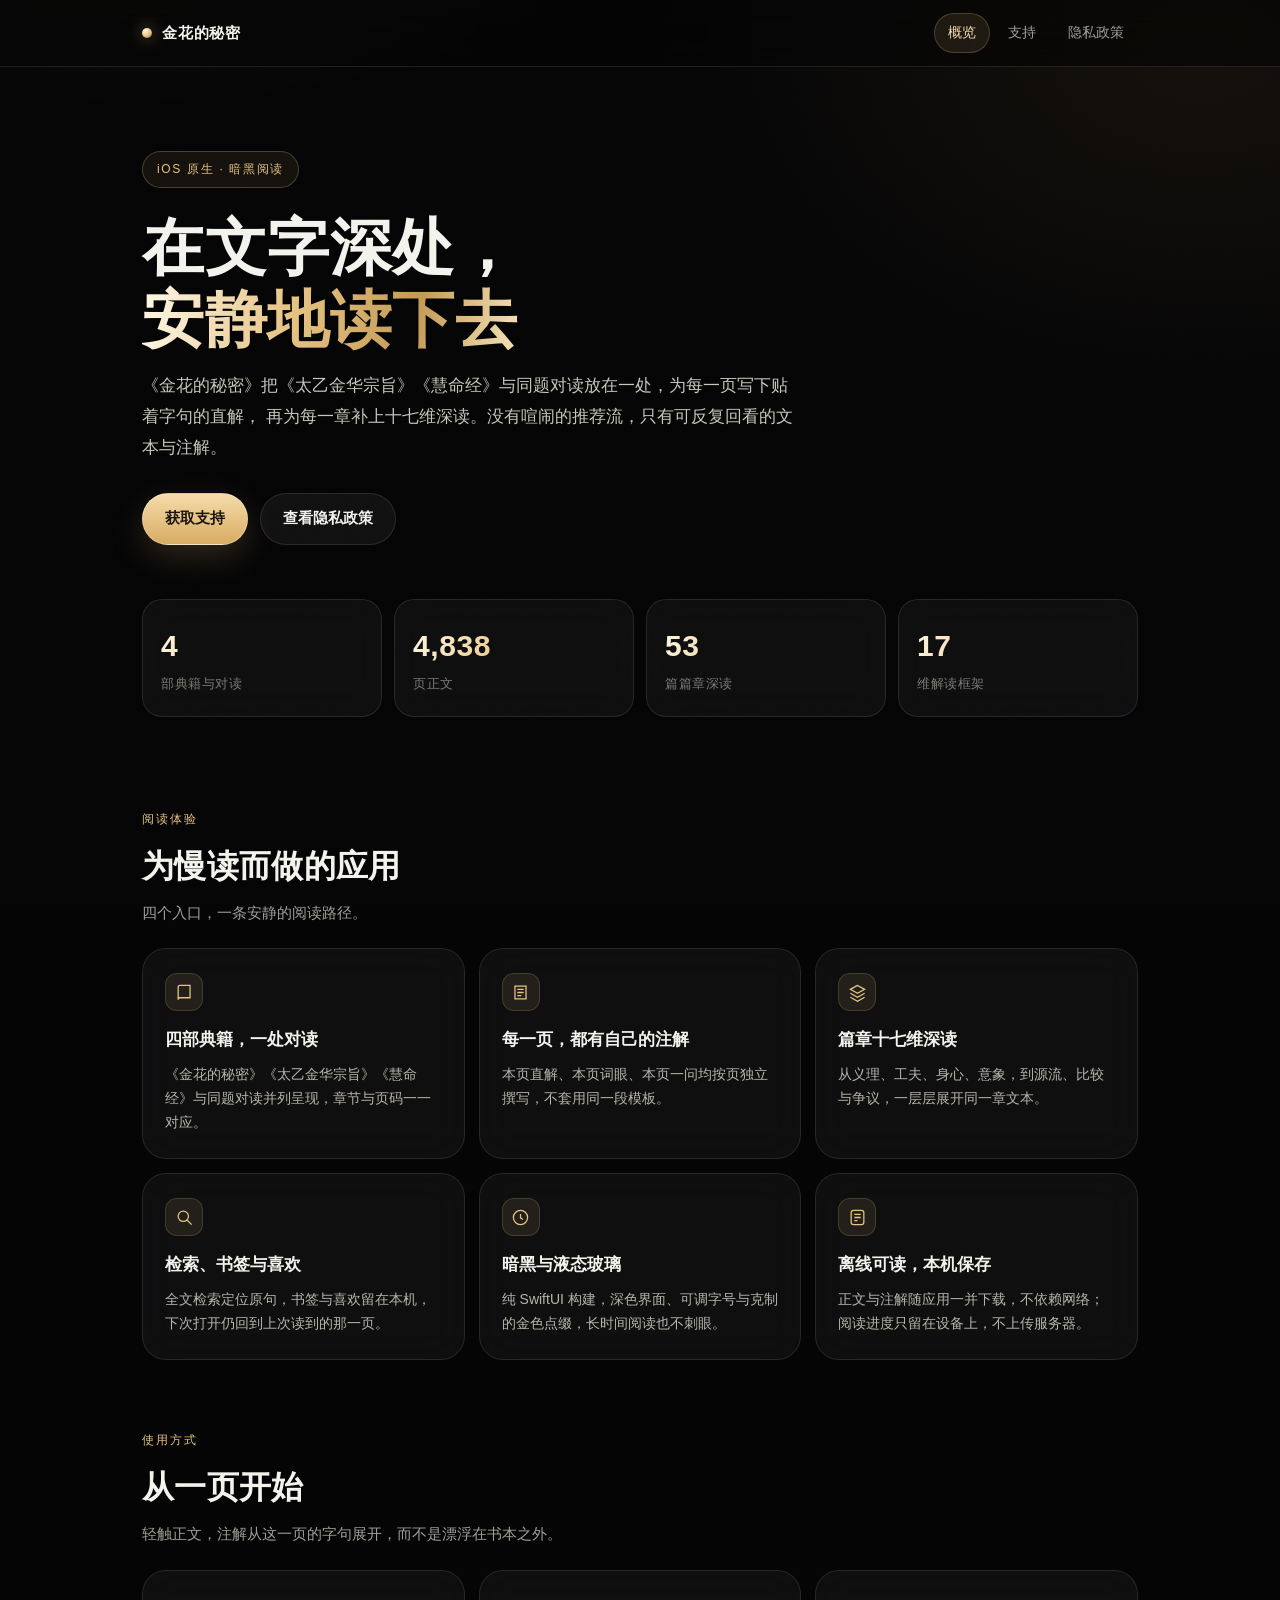
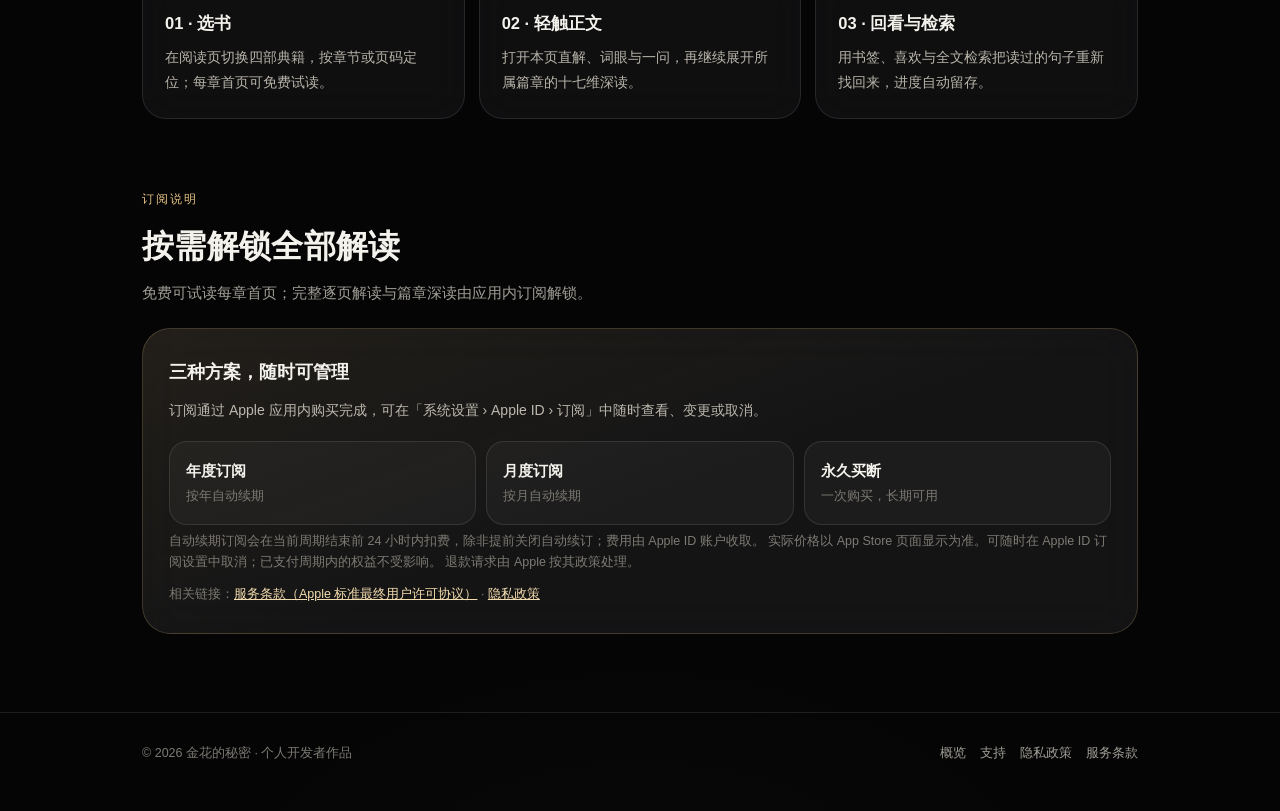
<file: index.html>
<!DOCTYPE html>
<html lang="zh-CN">
<head>
<meta charset="utf-8">
<meta name="viewport" content="width=device-width, initial-scale=1, viewport-fit=cover">
<meta name="color-scheme" content="dark">
<title>金花的秘密 · 古典内观读本，逐页细读</title>
<meta name="description" content="《金花的秘密》iOS 阅读应用：四部典籍、4,838 页逐页直解、本页词眼与一问，另有篇章十七维深读。暗黑原生界面，离线可读。">
<meta property="og:title" content="金花的秘密 · 古典内观读本">
<meta property="og:description" content="四部典籍、4,838 页逐页细读、十七维篇章深读，在暗黑界面中安静读下去。">
<meta property="og:type" content="website">
<link rel="stylesheet" href="assets/style.css">
</head>
<body>

<header class="nav">
  <div class="nav-inner">
    <a class="brand" href="./"><span class="dot"></span>金花的秘密</a>
    <nav class="nav-links" aria-label="主导航">
      <a href="./" class="active">概览</a>
      <a href="support/">支持</a>
      <a href="privacy/">隐私政策</a>
    </nav>
  </div>
</header>

<main class="wrap">
  <section class="hero">
    <span class="eyebrow">iOS 原生 · 暗黑阅读</span>
    <h1>在文字深处，<br><span class="gold">安静地读下去</span></h1>
    <p class="lede">
      《金花的秘密》把《太乙金华宗旨》《慧命经》与同题对读放在一处，为每一页写下贴着字句的直解，
      再为每一章补上十七维深读。没有喧闹的推荐流，只有可反复回看的文本与注解。
    </p>
    <div class="hero-actions">
      <a class="btn" href="support/">获取支持</a>
      <a class="btn ghost" href="privacy/">查看隐私政策</a>
    </div>

    <div class="stats">
      <div class="stat"><b>4</b><span>部典籍与对读</span></div>
      <div class="stat"><b>4,838</b><span>页正文</span></div>
      <div class="stat"><b>53</b><span>篇篇章深读</span></div>
      <div class="stat"><b>17</b><span>维解读框架</span></div>
    </div>
  </section>

  <section class="section" aria-labelledby="features-title">
    <div class="section-head">
      <span class="kicker">阅读体验</span>
      <h2 id="features-title">为慢读而做的应用</h2>
      <p>四个入口，一条安静的阅读路径。</p>
    </div>

    <div class="grid">
      <article class="card">
        <div class="icon" aria-hidden="true">
          <svg viewBox="0 0 24 24" fill="none" stroke="currentColor" stroke-width="1.6"><path d="M4 5.5A2.5 2.5 0 0 1 6.5 3H19v15.5H6.5A2.5 2.5 0 0 0 4 21V5.5Z"/><path d="M4 18.5h15"/></svg>
        </div>
        <h3>四部典籍，一处对读</h3>
        <p>《金花的秘密》《太乙金华宗旨》《慧命经》与同题对读并列呈现，章节与页码一一对应。</p>
      </article>

      <article class="card">
        <div class="icon" aria-hidden="true">
          <svg viewBox="0 0 24 24" fill="none" stroke="currentColor" stroke-width="1.6"><path d="M5 4h14v16H5z"/><path d="M8 8h8M8 12h8M8 16h5"/></svg>
        </div>
        <h3>每一页，都有自己的注解</h3>
        <p>本页直解、本页词眼、本页一问均按页独立撰写，不套用同一段模板。</p>
      </article>

      <article class="card">
        <div class="icon" aria-hidden="true">
          <svg viewBox="0 0 24 24" fill="none" stroke="currentColor" stroke-width="1.6"><path d="M12 3 3 8l9 5 9-5-9-5Z"/><path d="M3 13l9 5 9-5M3 18l9 5 9-5"/></svg>
        </div>
        <h3>篇章十七维深读</h3>
        <p>从义理、工夫、身心、意象，到源流、比较与争议，一层层展开同一章文本。</p>
      </article>

      <article class="card">
        <div class="icon" aria-hidden="true">
          <svg viewBox="0 0 24 24" fill="none" stroke="currentColor" stroke-width="1.6"><circle cx="10.5" cy="10.5" r="6.5"/><path d="M15.5 15.5 21 21"/></svg>
        </div>
        <h3>检索、书签与喜欢</h3>
        <p>全文检索定位原句，书签与喜欢留在本机，下次打开仍回到上次读到的那一页。</p>
      </article>

      <article class="card">
        <div class="icon" aria-hidden="true">
          <svg viewBox="0 0 24 24" fill="none" stroke="currentColor" stroke-width="1.6"><path d="M12 3a9 9 0 1 0 0 18 9 9 0 0 0 0-18Z"/><path d="M12 7.5v5l3 2"/></svg>
        </div>
        <h3>暗黑与液态玻璃</h3>
        <p>纯 SwiftUI 构建，深色界面、可调字号与克制的金色点缀，长时间阅读也不刺眼。</p>
      </article>

      <article class="card">
        <div class="icon" aria-hidden="true">
          <svg viewBox="0 0 24 24" fill="none" stroke="currentColor" stroke-width="1.6"><rect x="4" y="3" width="16" height="18" rx="3"/><path d="M8 8h8M8 12h8M8 16h4"/></svg>
        </div>
        <h3>离线可读，本机保存</h3>
        <p>正文与注解随应用一并下载，不依赖网络；阅读进度只留在设备上，不上传服务器。</p>
      </article>
    </div>
  </section>

  <section class="section" aria-labelledby="how-title">
    <div class="section-head">
      <span class="kicker">使用方式</span>
      <h2 id="how-title">从一页开始</h2>
      <p>轻触正文，注解从这一页的字句展开，而不是漂浮在书本之外。</p>
    </div>

    <div class="grid">
      <article class="card">
        <h3>01 · 选书</h3>
        <p>在阅读页切换四部典籍，按章节或页码定位；每章首页可免费试读。</p>
      </article>
      <article class="card">
        <h3>02 · 轻触正文</h3>
        <p>打开本页直解、词眼与一问，再继续展开所属篇章的十七维深读。</p>
      </article>
      <article class="card">
        <h3>03 · 回看与检索</h3>
        <p>用书签、喜欢与全文检索把读过的句子重新找回来，进度自动留存。</p>
      </article>
    </div>
  </section>

  <section class="section" aria-labelledby="pro-title">
    <div class="section-head">
      <span class="kicker">订阅说明</span>
      <h2 id="pro-title">按需解锁全部解读</h2>
      <p>免费可试读每章首页；完整逐页解读与篇章深读由应用内订阅解锁。</p>
    </div>

    <div class="panel">
      <h3>三种方案，随时可管理</h3>
      <p>订阅通过 Apple 应用内购买完成，可在「系统设置 › Apple ID › 订阅」中随时查看、变更或取消。</p>
      <div class="plan-row">
        <div class="plan"><strong>年度订阅</strong><span>按年自动续期</span></div>
        <div class="plan"><strong>月度订阅</strong><span>按月自动续期</span></div>
        <div class="plan"><strong>永久买断</strong><span>一次购买，长期可用</span></div>
      </div>
      <p class="fine">
        自动续期订阅会在当前周期结束前 24 小时内扣费，除非提前关闭自动续订；费用由 Apple ID 账户收取。
        实际价格以 App Store 页面显示为准。可随时在 Apple ID 订阅设置中取消；已支付周期内的权益不受影响。
        退款请求由 Apple 按其政策处理。
      </p>
      <p class="fine">
        相关链接：<a href="https://www.apple.com/legal/internet-services/itunes/dev/stdeula/">服务条款（Apple 标准最终用户许可协议）</a>
        · <a href="privacy/">隐私政策</a>
      </p>
    </div>
  </section>
</main>

<footer class="footer">
  <div class="footer-inner">
    <p>© 2026 金花的秘密 · 个人开发者作品</p>
    <nav aria-label="页脚导航">
      <a href="./">概览</a>
      <a href="support/">支持</a>
      <a href="privacy/">隐私政策</a>
      <a href="https://www.apple.com/legal/internet-services/itunes/dev/stdeula/">服务条款</a>
    </nav>
  </div>
</footer>

</body>
</html>
</file>
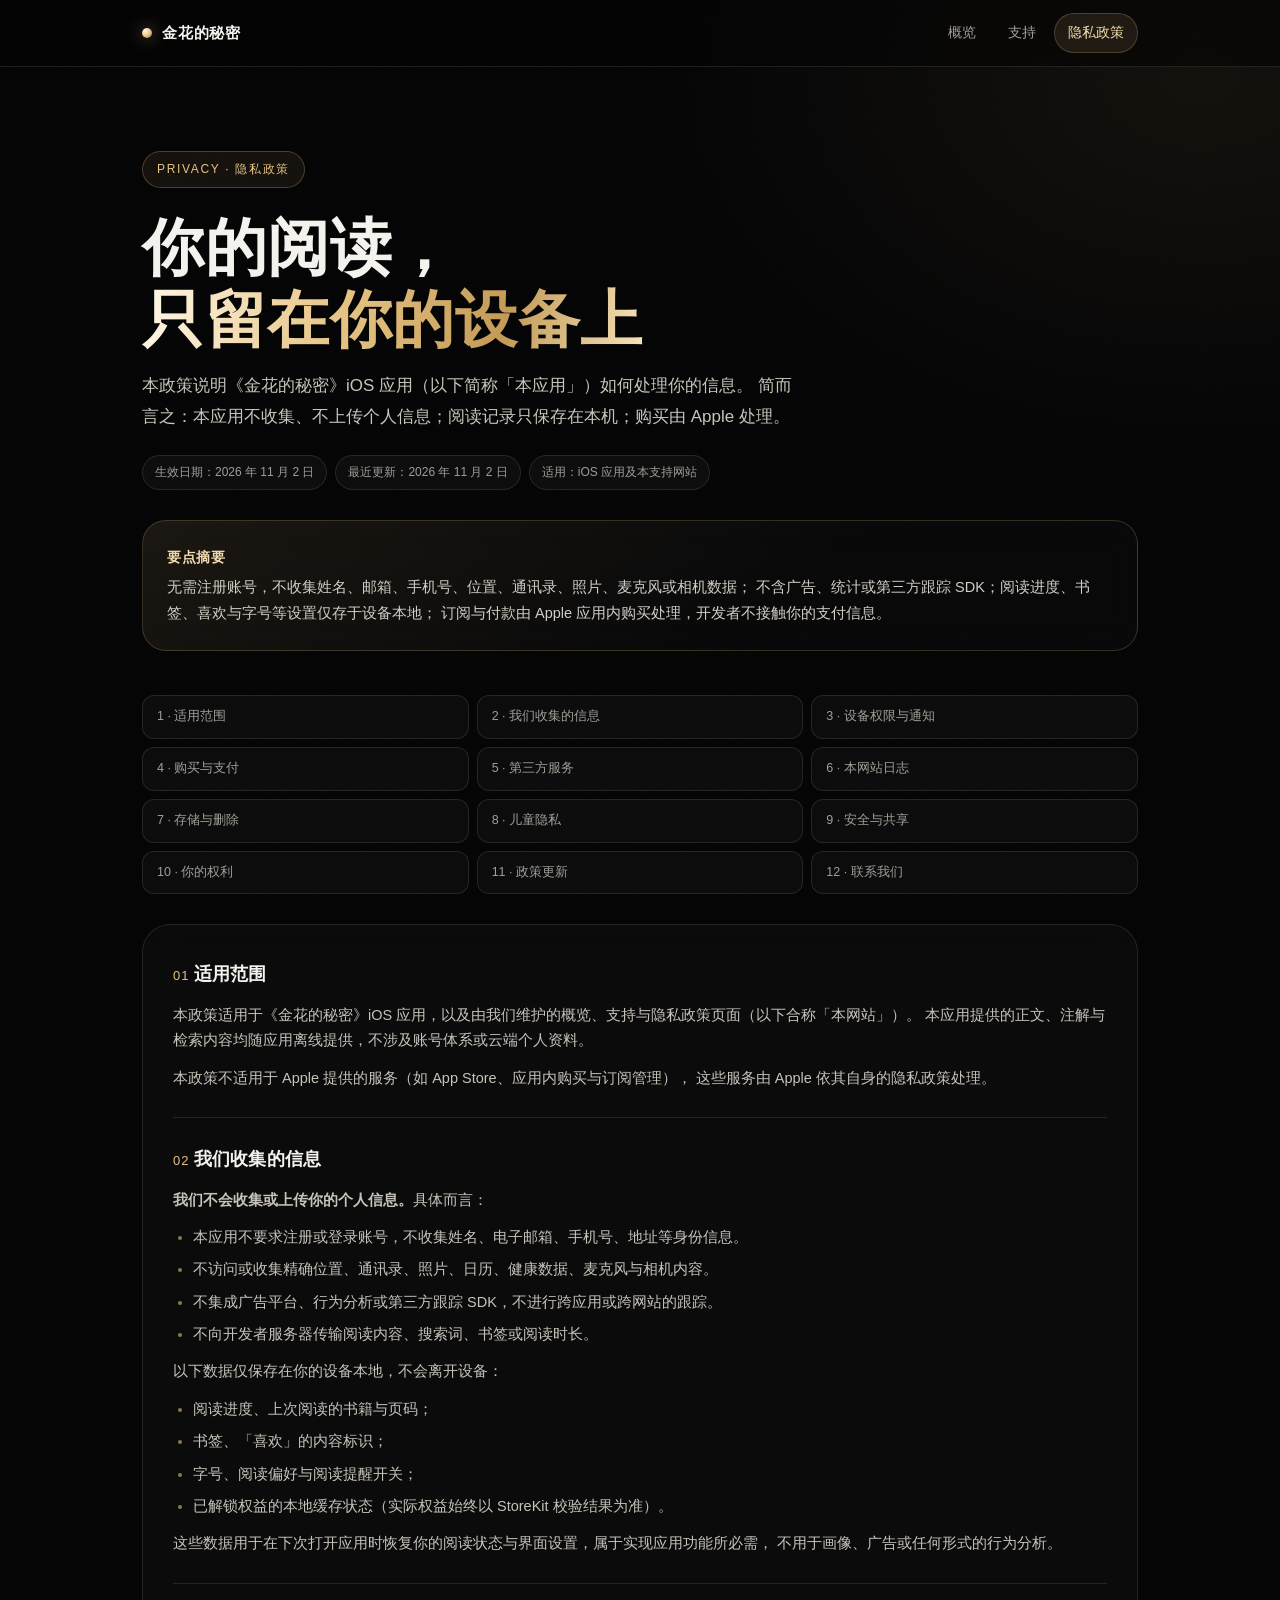
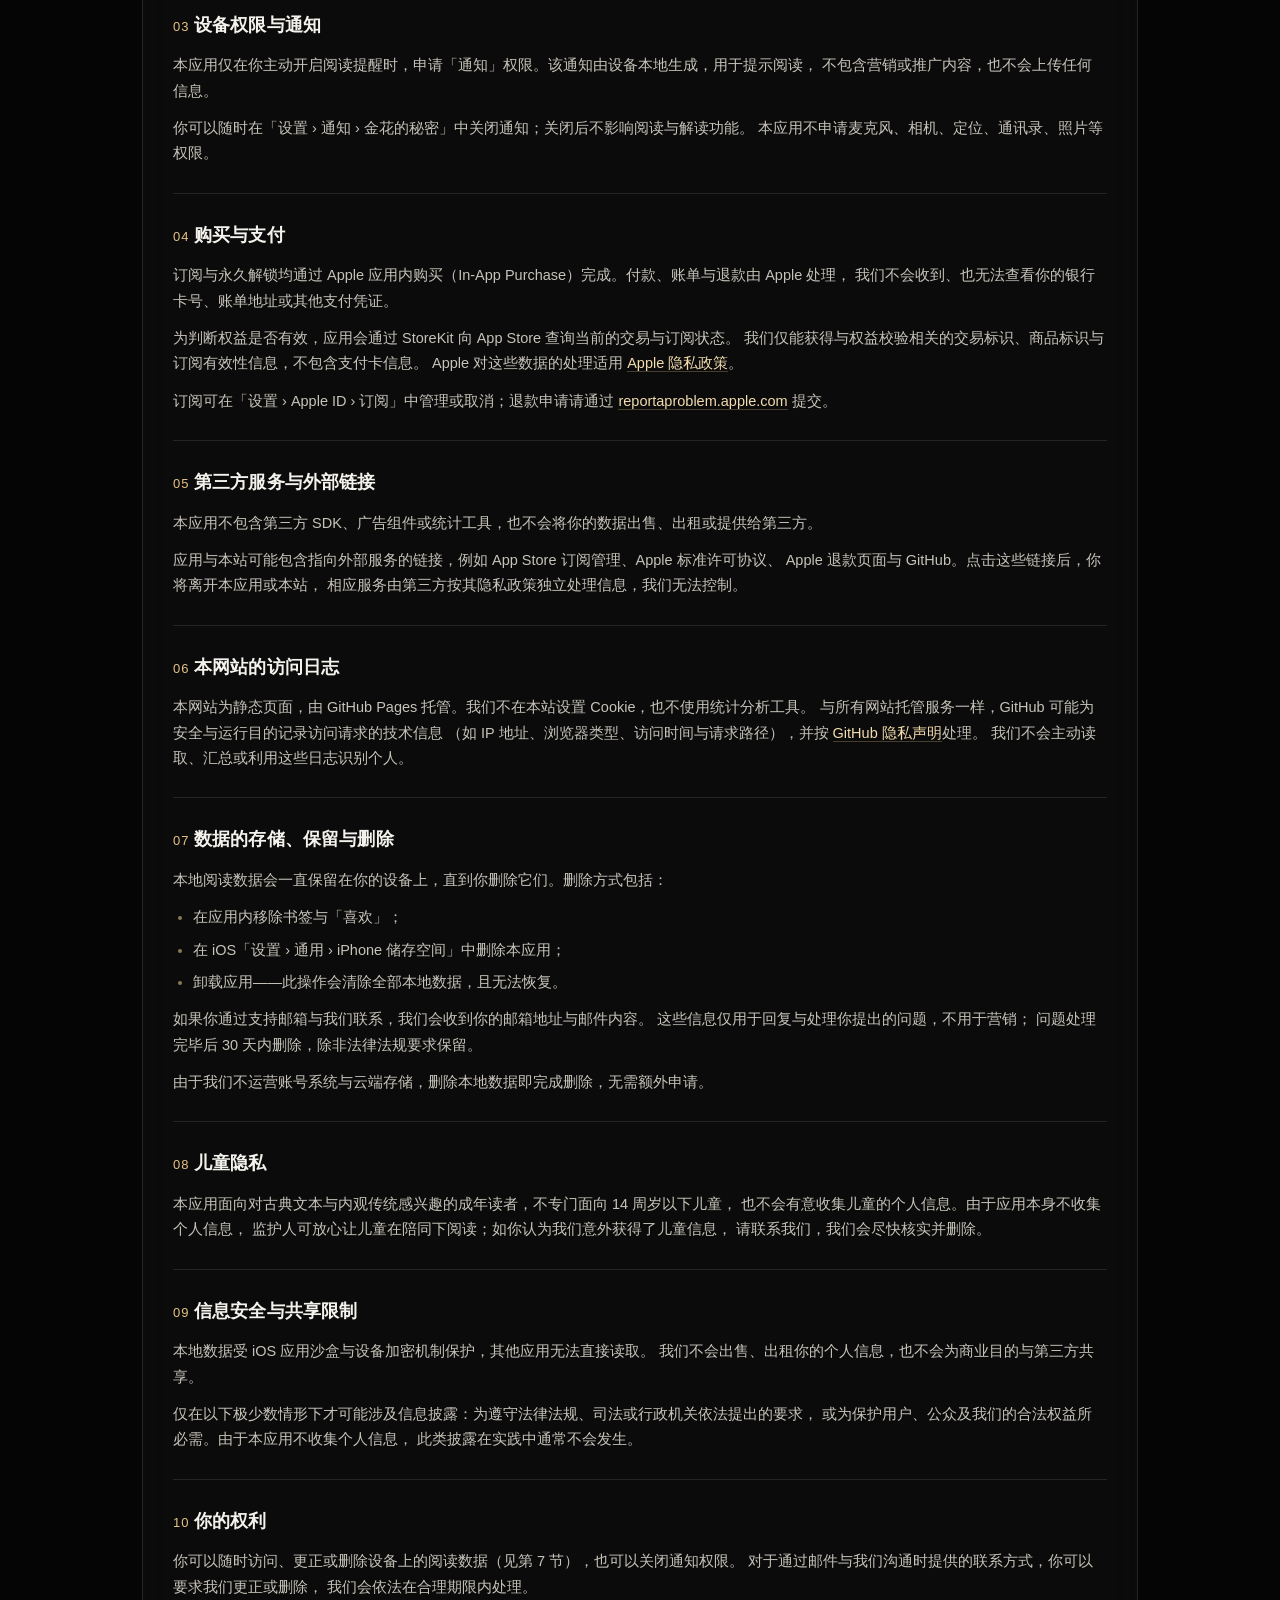
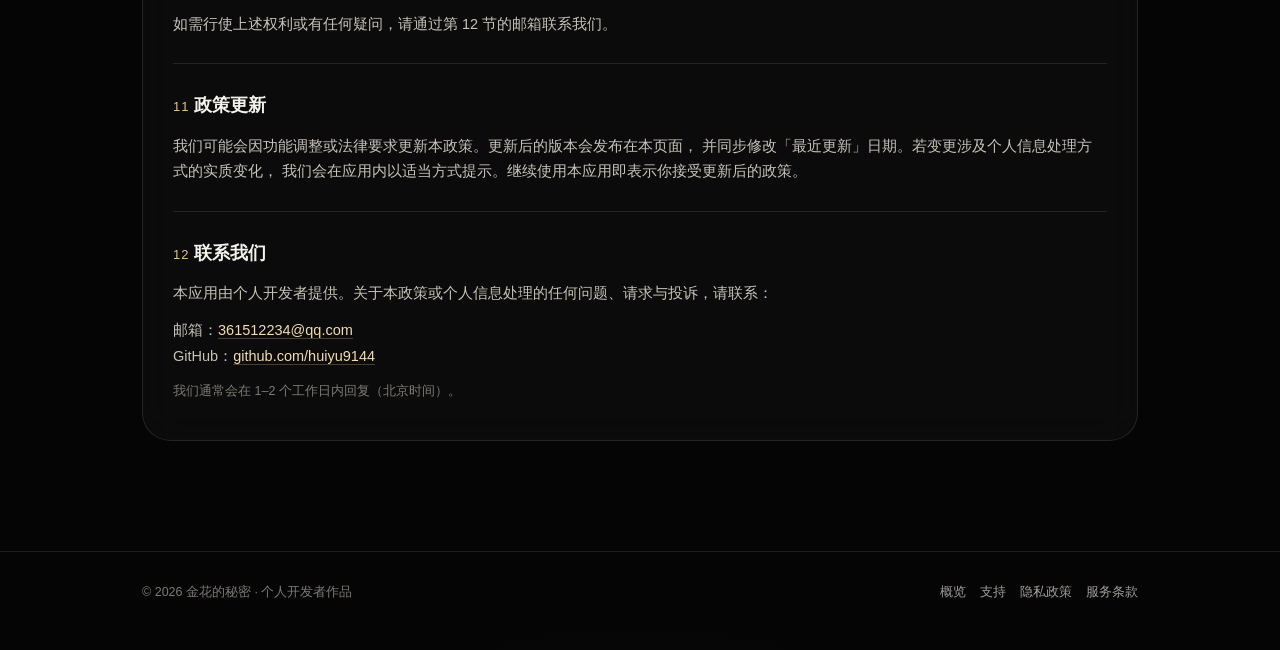
<file: privacy/index.html>
<!DOCTYPE html>
<html lang="zh-CN">
<head>
<meta charset="utf-8">
<meta name="viewport" content="width=device-width, initial-scale=1, viewport-fit=cover">
<meta name="color-scheme" content="dark">
<title>隐私政策 · 金花的秘密</title>
<meta name="description" content="《金花的秘密》iOS 应用隐私政策：不收集个人信息，阅读数据仅存本机，购买由 Apple 处理。">
<link rel="stylesheet" href="../assets/style.css">
</head>
<body>

<header class="nav">
  <div class="nav-inner">
    <a class="brand" href="../"><span class="dot"></span>金花的秘密</a>
    <nav class="nav-links" aria-label="主导航">
      <a href="../">概览</a>
      <a href="../support/">支持</a>
      <a href="./" class="active">隐私政策</a>
    </nav>
  </div>
</header>

<main class="wrap policy">
  <section class="hero" style="padding-bottom: 10px;">
    <span class="eyebrow">PRIVACY · 隐私政策</span>
    <h1>你的阅读，<br><span class="gold">只留在你的设备上</span></h1>
    <p class="lede">
      本政策说明《金花的秘密》iOS 应用（以下简称「本应用」）如何处理你的信息。
      简而言之：本应用不收集、不上传个人信息；阅读记录只保存在本机；购买由 Apple 处理。
    </p>
    <div class="meta">
      <span>生效日期：2026 年 11 月 2 日</span>
      <span>最近更新：2026 年 11 月 2 日</span>
      <span>适用：iOS 应用及本支持网站</span>
    </div>

    <div class="summary">
      <strong>要点摘要</strong>
      <p>
        无需注册账号，不收集姓名、邮箱、手机号、位置、通讯录、照片、麦克风或相机数据；
        不含广告、统计或第三方跟踪 SDK；阅读进度、书签、喜欢与字号等设置仅存于设备本地；
        订阅与付款由 Apple 应用内购买处理，开发者不接触你的支付信息。
      </p>
    </div>
  </section>

  <nav class="toc" aria-label="政策目录">
    <a href="#s1">1 · 适用范围</a>
    <a href="#s2">2 · 我们收集的信息</a>
    <a href="#s3">3 · 设备权限与通知</a>
    <a href="#s4">4 · 购买与支付</a>
    <a href="#s5">5 · 第三方服务</a>
    <a href="#s6">6 · 本网站日志</a>
    <a href="#s7">7 · 存储与删除</a>
    <a href="#s8">8 · 儿童隐私</a>
    <a href="#s9">9 · 安全与共享</a>
    <a href="#s10">10 · 你的权利</a>
    <a href="#s11">11 · 政策更新</a>
    <a href="#s12">12 · 联系我们</a>
  </nav>

  <article class="prose">
    <section id="s1">
      <h2><span class="num">01</span>适用范围</h2>
      <p>
        本政策适用于《金花的秘密》iOS 应用，以及由我们维护的概览、支持与隐私政策页面（以下合称「本网站」）。
        本应用提供的正文、注解与检索内容均随应用离线提供，不涉及账号体系或云端个人资料。
      </p>
      <p>
        本政策不适用于 Apple 提供的服务（如 App Store、应用内购买与订阅管理），
        这些服务由 Apple 依其自身的隐私政策处理。
      </p>
    </section>

    <section id="s2">
      <h2><span class="num">02</span>我们收集的信息</h2>
      <p><strong>我们不会收集或上传你的个人信息。</strong>具体而言：</p>
      <ul>
        <li>本应用不要求注册或登录账号，不收集姓名、电子邮箱、手机号、地址等身份信息。</li>
        <li>不访问或收集精确位置、通讯录、照片、日历、健康数据、麦克风与相机内容。</li>
        <li>不集成广告平台、行为分析或第三方跟踪 SDK，不进行跨应用或跨网站的跟踪。</li>
        <li>不向开发者服务器传输阅读内容、搜索词、书签或阅读时长。</li>
      </ul>
      <p>以下数据仅保存在你的设备本地，不会离开设备：</p>
      <ul>
        <li>阅读进度、上次阅读的书籍与页码；</li>
        <li>书签、「喜欢」的内容标识；</li>
        <li>字号、阅读偏好与阅读提醒开关；</li>
        <li>已解锁权益的本地缓存状态（实际权益始终以 StoreKit 校验结果为准）。</li>
      </ul>
      <p>
        这些数据用于在下次打开应用时恢复你的阅读状态与界面设置，属于实现应用功能所必需，
        不用于画像、广告或任何形式的行为分析。
      </p>
    </section>

    <section id="s3">
      <h2><span class="num">03</span>设备权限与通知</h2>
      <p>
        本应用仅在你主动开启阅读提醒时，申请「通知」权限。该通知由设备本地生成，用于提示阅读，
        不包含营销或推广内容，也不会上传任何信息。
      </p>
      <p>
        你可以随时在「设置 › 通知 › 金花的秘密」中关闭通知；关闭后不影响阅读与解读功能。
        本应用不申请麦克风、相机、定位、通讯录、照片等权限。
      </p>
    </section>

    <section id="s4">
      <h2><span class="num">04</span>购买与支付</h2>
      <p>
        订阅与永久解锁均通过 Apple 应用内购买（In-App Purchase）完成。付款、账单与退款由 Apple 处理，
        我们不会收到、也无法查看你的银行卡号、账单地址或其他支付凭证。
      </p>
      <p>
        为判断权益是否有效，应用会通过 StoreKit 向 App Store 查询当前的交易与订阅状态。
        我们仅能获得与权益校验相关的交易标识、商品标识与订阅有效性信息，不包含支付卡信息。
        Apple 对这些数据的处理适用
        <a href="https://www.apple.com/legal/privacy/">Apple 隐私政策</a>。
      </p>
      <p>
        订阅可在「设置 › Apple ID › 订阅」中管理或取消；退款申请请通过
        <a href="https://reportaproblem.apple.com">reportaproblem.apple.com</a> 提交。
      </p>
    </section>

    <section id="s5">
      <h2><span class="num">05</span>第三方服务与外部链接</h2>
      <p>
        本应用不包含第三方 SDK、广告组件或统计工具，也不会将你的数据出售、出租或提供给第三方。
      </p>
      <p>
        应用与本站可能包含指向外部服务的链接，例如 App Store 订阅管理、Apple 标准许可协议、
        Apple 退款页面与 GitHub。点击这些链接后，你将离开本应用或本站，
        相应服务由第三方按其隐私政策独立处理信息，我们无法控制。
      </p>
    </section>

    <section id="s6">
      <h2><span class="num">06</span>本网站的访问日志</h2>
      <p>
        本网站为静态页面，由 GitHub Pages 托管。我们不在本站设置 Cookie，也不使用统计分析工具。
        与所有网站托管服务一样，GitHub 可能为安全与运行目的记录访问请求的技术信息
        （如 IP 地址、浏览器类型、访问时间与请求路径），并按
        <a href="https://docs.github.com/en/site-policy/privacy-policies/github-general-privacy-statement">GitHub 隐私声明</a>处理。
        我们不会主动读取、汇总或利用这些日志识别个人。
      </p>
    </section>

    <section id="s7">
      <h2><span class="num">07</span>数据的存储、保留与删除</h2>
      <p>
        本地阅读数据会一直保留在你的设备上，直到你删除它们。删除方式包括：
      </p>
      <ul>
        <li>在应用内移除书签与「喜欢」；</li>
        <li>在 iOS「设置 › 通用 › iPhone 储存空间」中删除本应用；</li>
        <li>卸载应用——此操作会清除全部本地数据，且无法恢复。</li>
      </ul>
      <p>
        如果你通过支持邮箱与我们联系，我们会收到你的邮箱地址与邮件内容。
        这些信息仅用于回复与处理你提出的问题，不用于营销；
        问题处理完毕后 30 天内删除，除非法律法规要求保留。
      </p>
      <p>
        由于我们不运营账号系统与云端存储，删除本地数据即完成删除，无需额外申请。
      </p>
    </section>

    <section id="s8">
      <h2><span class="num">08</span>儿童隐私</h2>
      <p>
        本应用面向对古典文本与内观传统感兴趣的成年读者，不专门面向 14 周岁以下儿童，
        也不会有意收集儿童的个人信息。由于应用本身不收集个人信息，
        监护人可放心让儿童在陪同下阅读；如你认为我们意外获得了儿童信息，
        请联系我们，我们会尽快核实并删除。
      </p>
    </section>

    <section id="s9">
      <h2><span class="num">09</span>信息安全与共享限制</h2>
      <p>
        本地数据受 iOS 应用沙盒与设备加密机制保护，其他应用无法直接读取。
        我们不会出售、出租你的个人信息，也不会为商业目的与第三方共享。
      </p>
      <p>
        仅在以下极少数情形下才可能涉及信息披露：为遵守法律法规、司法或行政机关依法提出的要求，
        或为保护用户、公众及我们的合法权益所必需。由于本应用不收集个人信息，
        此类披露在实践中通常不会发生。
      </p>
    </section>

    <section id="s10">
      <h2><span class="num">10</span>你的权利</h2>
      <p>
        你可以随时访问、更正或删除设备上的阅读数据（见第 7 节），也可以关闭通知权限。
        对于通过邮件与我们沟通时提供的联系方式，你可以要求我们更正或删除，
        我们会依法在合理期限内处理。
      </p>
      <p>
        如需行使上述权利或有任何疑问，请通过第 12 节的邮箱联系我们。
      </p>
    </section>

    <section id="s11">
      <h2><span class="num">11</span>政策更新</h2>
      <p>
        我们可能会因功能调整或法律要求更新本政策。更新后的版本会发布在本页面，
        并同步修改「最近更新」日期。若变更涉及个人信息处理方式的实质变化，
        我们会在应用内以适当方式提示。继续使用本应用即表示你接受更新后的政策。
      </p>
    </section>

    <section id="s12">
      <h2><span class="num">12</span>联系我们</h2>
      <p>
        本应用由个人开发者提供。关于本政策或个人信息处理的任何问题、请求与投诉，请联系：
      </p>
      <p>
        邮箱：<a href="mailto:361512234@qq.com?subject=%E9%87%91%E8%8A%B1%E7%9A%84%E7%A7%98%E5%AF%86%20%E9%9A%90%E7%A7%81%E8%AF%B7%E6%B1%82">361512234@qq.com</a><br>
        GitHub：<a href="https://github.com/huiyu9144">github.com/huiyu9144</a>
      </p>
      <p class="fine">我们通常会在 1–2 个工作日内回复（北京时间）。</p>
    </section>
  </article>
</main>

<footer class="footer">
  <div class="footer-inner">
    <p>© 2026 金花的秘密 · 个人开发者作品</p>
    <nav aria-label="页脚导航">
      <a href="../">概览</a>
      <a href="../support/">支持</a>
      <a href="./">隐私政策</a>
      <a href="https://www.apple.com/legal/internet-services/itunes/dev/stdeula/">服务条款</a>
    </nav>
  </div>
</footer>

</body>
</html>
</file>
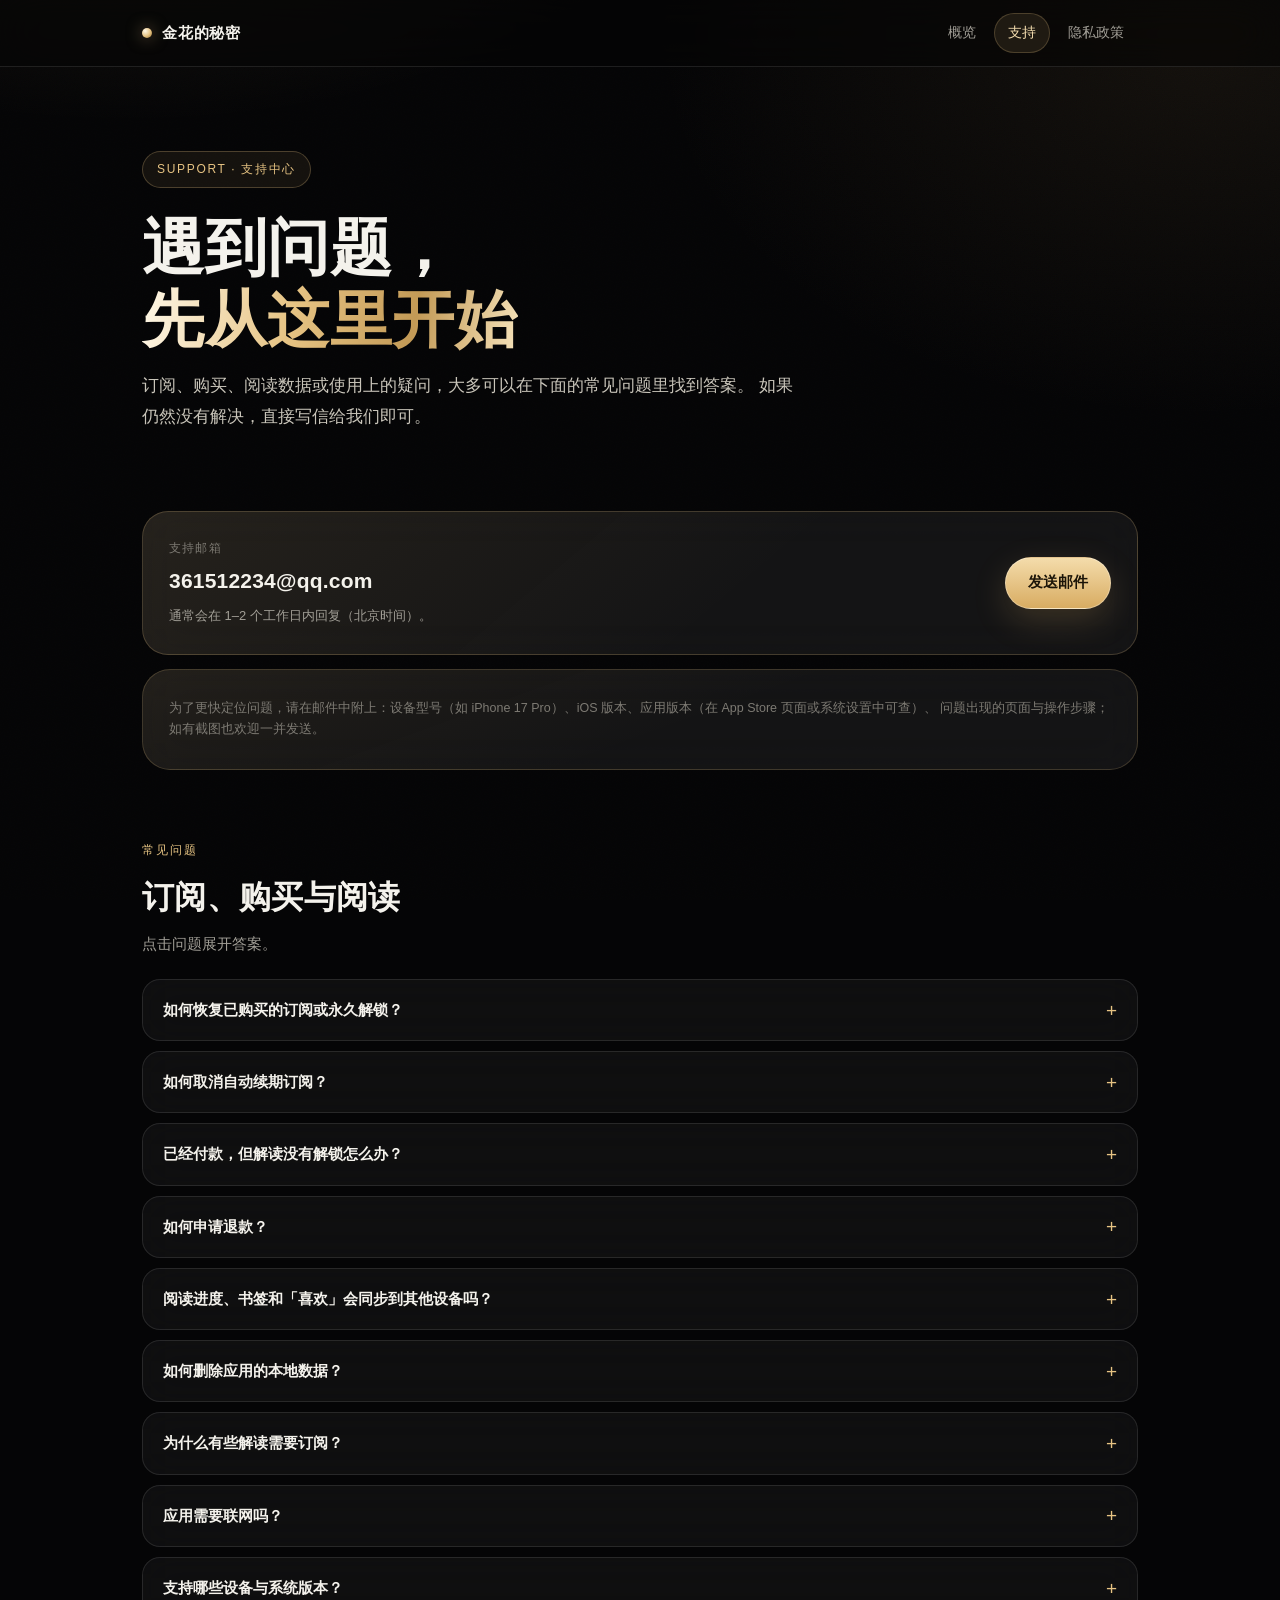
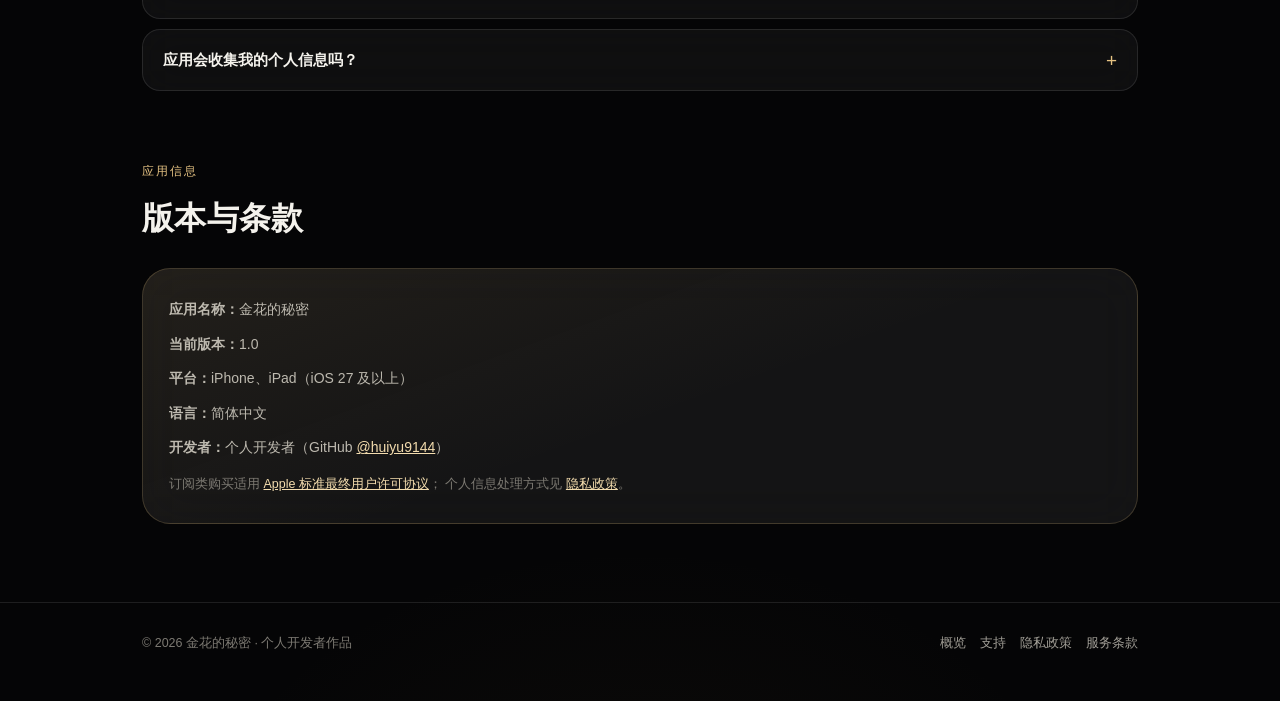
<file: support/index.html>
<!DOCTYPE html>
<html lang="zh-CN">
<head>
<meta charset="utf-8">
<meta name="viewport" content="width=device-width, initial-scale=1, viewport-fit=cover">
<meta name="color-scheme" content="dark">
<title>支持中心 · 金花的秘密</title>
<meta name="description" content="《金花的秘密》iOS 应用支持中心：订阅恢复与取消、购买问题、数据与隐私、常见问题及联系邮箱。">
<link rel="stylesheet" href="../assets/style.css">
</head>
<body>

<header class="nav">
  <div class="nav-inner">
    <a class="brand" href="../"><span class="dot"></span>金花的秘密</a>
    <nav class="nav-links" aria-label="主导航">
      <a href="../">概览</a>
      <a href="./" class="active">支持</a>
      <a href="../privacy/">隐私政策</a>
    </nav>
  </div>
</header>

<main class="wrap">
  <section class="hero">
    <span class="eyebrow">SUPPORT · 支持中心</span>
    <h1>遇到问题，<br><span class="gold">先从这里开始</span></h1>
    <p class="lede">
      订阅、购买、阅读数据或使用上的疑问，大多可以在下面的常见问题里找到答案。
      如果仍然没有解决，直接写信给我们即可。
    </p>
  </section>

  <section class="section" style="padding-top: 26px;" aria-labelledby="contact-title">
    <div class="section-head">
      <h2 id="contact-title" style="position: absolute; width: 1px; height: 1px; overflow: hidden; clip: rect(0 0 0 0);">联系支持</h2>
    </div>
    <div class="contact">
      <div>
        <span class="label">支持邮箱</span>
        <a class="mail" href="mailto:361512234@qq.com?subject=%E9%87%91%E8%8A%B1%E7%9A%84%E7%A7%98%E5%AF%86%20%E6%94%AF%E6%8C%81%E8%AF%B7%E6%B1%82">361512234@qq.com</a>
        <p class="note">通常会在 1–2 个工作日内回复（北京时间）。</p>
      </div>
      <a class="btn" href="mailto:361512234@qq.com?subject=%E9%87%91%E8%8A%B1%E7%9A%84%E7%A7%98%E5%AF%86%20%E6%94%AF%E6%8C%81%E8%AF%B7%E6%B1%82">发送邮件</a>
    </div>
    <div class="panel" style="margin-top: 14px;">
      <p class="fine" style="margin: 0;">
        为了更快定位问题，请在邮件中附上：设备型号（如 iPhone 17 Pro）、iOS 版本、应用版本（在 App Store 页面或系统设置中可查）、
        问题出现的页面与操作步骤；如有截图也欢迎一并发送。
      </p>
    </div>
  </section>

  <section class="section" aria-labelledby="faq-title">
    <div class="section-head">
      <span class="kicker">常见问题</span>
      <h2 id="faq-title">订阅、购买与阅读</h2>
      <p>点击问题展开答案。</p>
    </div>

    <div class="faq-list">
      <details class="faq">
        <summary>如何恢复已购买的订阅或永久解锁？</summary>
        <div class="answer">
          打开应用内付费页面，点击「恢复购买」。请确认设备登录的是购买时使用的同一个 Apple ID，
          并保持网络连接。恢复完成后，权益会由 StoreKit 自动校验并生效。
          如果仍无法恢复，请把购买凭证（Apple 发送的收据邮件）与 Apple ID 地区一并邮件告知我们。
        </div>
      </details>

      <details class="faq">
        <summary>如何取消自动续期订阅？</summary>
        <div class="answer">
          在 iPhone 或 iPad 上打开「设置 › 顶部 Apple ID › 订阅」，选择「金花的秘密」后即可取消或变更方案；
          也可以访问 <a href="https://apps.apple.com/account/subscriptions">apps.apple.com/account/subscriptions</a> 管理。
          取消后，当前已付费周期内仍可使用全部权益。卸载应用不会自动取消订阅。
        </div>
      </details>

      <details class="faq">
        <summary>已经付款，但解读没有解锁怎么办？</summary>
        <div class="answer">
          先在付费页点击「恢复购买」，并确认网络畅通、Apple ID 与购买时一致。若权益仍未生效，
          请稍等几分钟后重新打开应用；仍不行时，请邮件联系我们，并提供购买日期、方案与 Apple ID 国家/地区
          （无需提供密码或完整卡号）。
        </div>
      </details>

      <details class="faq">
        <summary>如何申请退款？</summary>
        <div class="answer">
          应用内购买由 Apple 收款与结算，退款需由 Apple 审核处理。请访问
          <a href="https://reportaproblem.apple.com">reportaproblem.apple.com</a>，登录购买时使用的 Apple ID，
          找到对应订单并提交退款申请。开发者无权直接发起或批准退款。
        </div>
      </details>

      <details class="faq">
        <summary>阅读进度、书签和「喜欢」会同步到其他设备吗？</summary>
        <div class="answer">
          不会。这些数据只保存在当前设备本地，不会上传服务器，也不在设备之间同步。
          更换设备或卸载应用后，本地记录不会自动迁移。
        </div>
      </details>

      <details class="faq">
        <summary>如何删除应用的本地数据？</summary>
        <div class="answer">
          可在应用内清除书签与「喜欢」，或在 iOS「设置 › 通用 › iPhone 储存空间」中删除应用。
          卸载应用会一并删除阅读进度、字号、书签、喜欢与提醒设置等本地数据，且无法恢复。
          如需停止阅读提醒，也可在「设置 › 通知 › 金花的秘密」中关闭通知权限。
        </div>
      </details>

      <details class="faq">
        <summary>为什么有些解读需要订阅？</summary>
        <div class="answer">
          每章首页可免费试读，包含该页的直解、词眼与一问。完整的逐页解读与篇章十七维深读属于订阅权益，
          用于支持内容撰写与持续校对。具体方案与价格以应用内购买页面显示为准。
        </div>
      </details>

      <details class="faq">
        <summary>应用需要联网吗？</summary>
        <div class="answer">
          阅读、检索与注解均随应用离线提供，不需要联网。仅在购买、恢复购买或校验订阅状态时，
          系统会与 App Store 通信。
        </div>
      </details>

      <details class="faq">
        <summary>支持哪些设备与系统版本？</summary>
        <div class="answer">
          应用面向 iPhone 与 iPad，系统要求为 iOS 27 或更新版本；界面以简体中文提供。
        </div>
      </details>

      <details class="faq">
        <summary>应用会收集我的个人信息吗？</summary>
        <div class="answer">
          不会。应用不要求注册账号，不收集姓名、邮箱、位置、通讯录、照片等个人信息，
          也不含广告或第三方统计 SDK。详细说明见
          <a href="../privacy/">隐私政策</a>。
        </div>
      </details>
    </div>
  </section>

  <section class="section" aria-labelledby="info-title">
    <div class="section-head">
      <span class="kicker">应用信息</span>
      <h2 id="info-title">版本与条款</h2>
    </div>
    <div class="panel">
      <p><strong>应用名称：</strong>金花的秘密</p>
      <p><strong>当前版本：</strong>1.0</p>
      <p><strong>平台：</strong>iPhone、iPad（iOS 27 及以上）</p>
      <p><strong>语言：</strong>简体中文</p>
      <p><strong>开发者：</strong>个人开发者（GitHub <a href="https://github.com/huiyu9144">@huiyu9144</a>）</p>
      <p class="fine" style="margin-top: 14px;">
        订阅类购买适用
        <a href="https://www.apple.com/legal/internet-services/itunes/dev/stdeula/">Apple 标准最终用户许可协议</a>；
        个人信息处理方式见 <a href="../privacy/">隐私政策</a>。
      </p>
    </div>
  </section>
</main>

<footer class="footer">
  <div class="footer-inner">
    <p>© 2026 金花的秘密 · 个人开发者作品</p>
    <nav aria-label="页脚导航">
      <a href="../">概览</a>
      <a href="./">支持</a>
      <a href="../privacy/">隐私政策</a>
      <a href="https://www.apple.com/legal/internet-services/itunes/dev/stdeula/">服务条款</a>
    </nav>
  </div>
</footer>

</body>
</html>
</file>
<file: assets/style.css>
:root {
  --bg: #050506;
  --text: #f4f2ec;
  --muted: #a19e96;
  --faint: #7d7a73;
  --gold: #e6c383;
  --gold-soft: #f3dcae;
  --line: rgba(255, 255, 255, 0.10);
  --line-strong: rgba(255, 255, 255, 0.16);
  --card: rgba(255, 255, 255, 0.045);
  --card-hover: rgba(255, 255, 255, 0.07);
  --radius: 24px;
  color-scheme: dark;
}

* { box-sizing: border-box; }

html {
  -webkit-text-size-adjust: 100%;
  scroll-behavior: smooth;
}

body {
  margin: 0;
  min-height: 100vh;
  color: var(--text);
  font-family: -apple-system, BlinkMacSystemFont, "SF Pro Text", "SF Pro Display",
    "PingFang SC", "Hiragino Sans GB", "Helvetica Neue", Arial, sans-serif;
  line-height: 1.75;
  background:
    radial-gradient(1100px 720px at 10% -14%, rgba(230, 195, 131, 0.14), transparent 62%),
    radial-gradient(880px 600px at 94% 2%, rgba(150, 118, 72, 0.10), transparent 62%),
    radial-gradient(700px 520px at 50% 108%, rgba(120, 96, 58, 0.07), transparent 65%),
    var(--bg);
  -webkit-font-smoothing: antialiased;
  -moz-osx-font-smoothing: grayscale;
}

body::before {
  content: "";
  position: fixed;
  inset: 0;
  z-index: -1;
  pointer-events: none;
  opacity: 0.22;
  background-image: url("data:image/svg+xml,%3Csvg xmlns='http://www.w3.org/2000/svg' width='160' height='160'%3E%3Cfilter id='n'%3E%3CfeTurbulence type='fractalNoise' baseFrequency='0.85' numOctaves='3' stitchTiles='stitch'/%3E%3C/filter%3E%3Crect width='160' height='160' filter='url(%23n)' opacity='0.55'/%3E%3C/svg%3E");
  mix-blend-mode: soft-light;
}

a { color: var(--gold-soft); }

::selection { background: rgba(230, 195, 131, 0.28); color: #fff; }

/* ---------- 导航 ---------- */
.nav {
  position: sticky;
  top: 0;
  z-index: 50;
  border-bottom: 1px solid var(--line);
  background: rgba(5, 5, 6, 0.62);
  backdrop-filter: saturate(160%) blur(22px);
  -webkit-backdrop-filter: saturate(160%) blur(22px);
}

.nav-inner {
  max-width: 1040px;
  margin: 0 auto;
  padding: 13px 22px;
  display: flex;
  align-items: center;
  justify-content: space-between;
  gap: 18px;
}

.brand {
  display: inline-flex;
  align-items: center;
  gap: 10px;
  color: var(--text);
  text-decoration: none;
  font-size: 15px;
  font-weight: 600;
  letter-spacing: 0.05em;
  white-space: nowrap;
}

.brand .dot {
  width: 10px;
  height: 10px;
  border-radius: 50%;
  background: radial-gradient(circle at 32% 30%, #fff8e7, #e6c383 52%, #96702f 100%);
  box-shadow: 0 0 16px rgba(230, 195, 131, 0.55);
}

.nav-links {
  display: flex;
  align-items: center;
  gap: 4px;
}

.nav-links a {
  display: inline-block;
  padding: 7px 13px;
  border-radius: 999px;
  color: var(--muted);
  text-decoration: none;
  font-size: 13.5px;
  border: 1px solid transparent;
  transition: color 0.2s ease, background 0.2s ease, border-color 0.2s ease;
}

.nav-links a:hover {
  color: var(--text);
  background: rgba(255, 255, 255, 0.06);
}

.nav-links a.active {
  color: var(--gold-soft);
  background: rgba(230, 195, 131, 0.10);
  border-color: rgba(230, 195, 131, 0.22);
}

/* ---------- 布局 ---------- */
.wrap {
  max-width: 1040px;
  margin: 0 auto;
  padding: 0 22px;
}

.hero { padding: 84px 0 30px; }

.eyebrow {
  display: inline-flex;
  align-items: center;
  gap: 8px;
  padding: 7px 14px;
  border-radius: 999px;
  border: 1px solid rgba(230, 195, 131, 0.26);
  background: rgba(230, 195, 131, 0.07);
  color: var(--gold);
  font-size: 12px;
  letter-spacing: 0.14em;
}

h1 {
  margin: 24px 0 16px;
  font-size: clamp(34px, 6.2vw, 62px);
  line-height: 1.16;
  letter-spacing: 0.01em;
  font-weight: 600;
}

h1 .gold {
  background: linear-gradient(100deg, #fff8e8 0%, #e6c383 40%, #c39a56 72%, #f5e2ba 100%);
  -webkit-background-clip: text;
  background-clip: text;
  color: transparent;
}

.lede {
  max-width: 660px;
  margin: 0;
  color: #c9c5ba;
  font-size: 17px;
  line-height: 1.8;
}

.hero-actions {
  display: flex;
  flex-wrap: wrap;
  gap: 12px;
  margin-top: 30px;
}

.btn {
  display: inline-flex;
  align-items: center;
  gap: 8px;
  padding: 12px 22px;
  border-radius: 999px;
  border: 1px solid rgba(255, 255, 255, 0.28);
  background: linear-gradient(180deg, #f4dcab, #d8ac62);
  color: #1b1408;
  font-size: 14.5px;
  font-weight: 600;
  text-decoration: none;
  box-shadow: 0 12px 34px rgba(216, 172, 98, 0.20);
  transition: transform 0.2s ease, box-shadow 0.2s ease;
}

.btn:hover { transform: translateY(-1px); box-shadow: 0 16px 38px rgba(216, 172, 98, 0.26); }

.btn.ghost {
  background: rgba(255, 255, 255, 0.05);
  color: var(--text);
  border-color: var(--line);
  box-shadow: none;
}

.btn.ghost:hover { background: rgba(255, 255, 255, 0.08); }

/* ---------- 数据条 ---------- */
.stats {
  display: grid;
  grid-template-columns: repeat(4, 1fr);
  gap: 12px;
  margin: 54px 0 0;
}

.stat {
  padding: 20px 18px;
  border-radius: 20px;
  border: 1px solid var(--line);
  background: var(--card);
  backdrop-filter: blur(18px) saturate(140%);
  -webkit-backdrop-filter: blur(18px) saturate(140%);
}

.stat b {
  display: block;
  font-size: clamp(22px, 3.4vw, 30px);
  font-weight: 600;
  letter-spacing: 0.02em;
  background: linear-gradient(120deg, #fff7e5, #e6c383 55%, #bd8f4b);
  -webkit-background-clip: text;
  background-clip: text;
  color: transparent;
}

.stat span {
  display: block;
  margin-top: 2px;
  color: var(--faint);
  font-size: 12.5px;
  letter-spacing: 0.04em;
}

/* ---------- 区块 ---------- */
.section { padding: 62px 0 8px; }

.section-head { margin-bottom: 22px; }

.section-head .kicker {
  display: block;
  color: var(--gold);
  font-size: 12px;
  letter-spacing: 0.16em;
  margin-bottom: 8px;
}

h2 {
  margin: 0 0 6px;
  font-size: clamp(24px, 3.6vw, 32px);
  font-weight: 600;
  letter-spacing: 0.01em;
}

.section-head p { margin: 0; color: var(--muted); font-size: 15px; }

.grid {
  display: grid;
  grid-template-columns: repeat(3, 1fr);
  gap: 14px;
}

.card {
  padding: 24px 22px;
  border-radius: var(--radius);
  border: 1px solid var(--line);
  background: var(--card);
  backdrop-filter: blur(20px) saturate(140%);
  -webkit-backdrop-filter: blur(20px) saturate(140%);
  transition: background 0.25s ease, border-color 0.25s ease, transform 0.25s ease;
}

.card:hover {
  background: var(--card-hover);
  border-color: var(--line-strong);
  transform: translateY(-2px);
}

.card h3 {
  margin: 14px 0 8px;
  font-size: 16.5px;
  font-weight: 600;
}

.card p { margin: 0; color: #b9b5ab; font-size: 14px; line-height: 1.72; }

.icon {
  width: 38px;
  height: 38px;
  display: grid;
  place-items: center;
  border-radius: 12px;
  background: rgba(230, 195, 131, 0.09);
  border: 1px solid rgba(230, 195, 131, 0.18);
  color: var(--gold);
}

.icon svg { width: 19px; height: 19px; display: block; }

/* ---------- 订阅说明 ---------- */
.panel {
  margin-top: 18px;
  padding: 28px 26px;
  border-radius: 28px;
  border: 1px solid rgba(230, 195, 131, 0.20);
  background:
    linear-gradient(160deg, rgba(230, 195, 131, 0.09), rgba(255, 255, 255, 0.02) 55%),
    var(--card);
  backdrop-filter: blur(24px) saturate(150%);
  -webkit-backdrop-filter: blur(24px) saturate(150%);
}

.panel h3 { margin: 0 0 10px; font-size: 18px; font-weight: 600; }
.panel p { margin: 0 0 10px; color: #bdb9af; font-size: 14px; }
.panel p:last-child { margin-bottom: 0; }

.plan-row {
  display: grid;
  grid-template-columns: repeat(3, 1fr);
  gap: 10px;
  margin: 18px 0 6px;
}

.plan {
  padding: 16px 16px;
  border-radius: 18px;
  border: 1px solid var(--line);
  background: rgba(255, 255, 255, 0.035);
}

.plan strong { display: block; font-size: 15px; font-weight: 600; }
.plan span { display: block; margin-top: 2px; color: var(--faint); font-size: 12.5px; }

.fine {
  color: var(--faint) !important;
  font-size: 12.5px !important;
  line-height: 1.7;
}

/* ---------- 联系方式 ---------- */
.contact {
  display: flex;
  flex-wrap: wrap;
  align-items: center;
  justify-content: space-between;
  gap: 20px;
  padding: 26px 26px;
  border-radius: 26px;
  border: 1px solid rgba(230, 195, 131, 0.22);
  background:
    linear-gradient(140deg, rgba(230, 195, 131, 0.10), rgba(255, 255, 255, 0.02) 60%),
    var(--card);
  backdrop-filter: blur(24px) saturate(150%);
  -webkit-backdrop-filter: blur(24px) saturate(150%);
}

.contact .label {
  display: block;
  color: var(--faint);
  font-size: 12px;
  letter-spacing: 0.10em;
  margin-bottom: 4px;
}

.contact .mail {
  display: inline-block;
  font-size: clamp(17px, 2.6vw, 21px);
  font-weight: 600;
  color: var(--text);
  text-decoration: none;
  letter-spacing: 0.01em;
}

.contact .mail:hover { color: var(--gold-soft); }

.contact .note { margin: 6px 0 0; color: var(--muted); font-size: 13px; }

/* ---------- FAQ ---------- */
.faq-list { display: grid; gap: 10px; margin-top: 18px; }

details.faq {
  border-radius: 18px;
  border: 1px solid var(--line);
  background: var(--card);
  backdrop-filter: blur(18px) saturate(140%);
  -webkit-backdrop-filter: blur(18px) saturate(140%);
  overflow: hidden;
}

details.faq summary {
  cursor: pointer;
  list-style: none;
  padding: 17px 20px;
  display: flex;
  align-items: center;
  justify-content: space-between;
  gap: 16px;
  font-size: 15px;
  font-weight: 600;
  color: var(--text);
}

details.faq summary::-webkit-details-marker { display: none; }

details.faq summary::after {
  content: "+";
  flex: none;
  color: var(--gold);
  font-size: 19px;
  font-weight: 400;
  line-height: 1;
}

details.faq[open] summary::after { content: "–"; }

details.faq .answer {
  padding: 0 20px 18px;
  color: #b9b5ab;
  font-size: 14px;
  line-height: 1.78;
}

details.faq .answer a { color: var(--gold-soft); }

details.faq[open] { border-color: rgba(230, 195, 131, 0.22); }

/* ---------- 正文（隐私政策） ---------- */
.policy { padding-bottom: 40px; }

.meta {
  margin-top: 22px;
  display: flex;
  flex-wrap: wrap;
  gap: 8px;
}

.meta span {
  padding: 6px 12px;
  border-radius: 999px;
  border: 1px solid var(--line);
  background: rgba(255, 255, 255, 0.035);
  color: var(--muted);
  font-size: 12px;
}

.summary {
  margin: 30px 0 0;
  padding: 24px 24px;
  border-radius: 24px;
  border: 1px solid rgba(230, 195, 131, 0.20);
  background: linear-gradient(150deg, rgba(230, 195, 131, 0.10), rgba(255, 255, 255, 0.02) 62%);
  backdrop-filter: blur(22px) saturate(150%);
  -webkit-backdrop-filter: blur(22px) saturate(150%);
}

.summary strong {
  display: block;
  color: var(--gold-soft);
  font-size: 14px;
  letter-spacing: 0.04em;
  margin-bottom: 6px;
}

.summary p { margin: 0; color: #d2cec4; font-size: 14.5px; }

.toc {
  margin: 34px 0 10px;
  display: grid;
  grid-template-columns: repeat(3, 1fr);
  gap: 8px;
}

.toc a {
  display: block;
  padding: 10px 14px;
  border-radius: 12px;
  border: 1px solid var(--line);
  background: rgba(255, 255, 255, 0.03);
  color: var(--muted);
  text-decoration: none;
  font-size: 12.5px;
  transition: color 0.2s ease, background 0.2s ease;
}

.toc a:hover { color: var(--text); background: rgba(255, 255, 255, 0.07); }

.prose {
  margin-top: 30px;
  padding: 34px 30px 12px;
  border-radius: 28px;
  border: 1px solid var(--line);
  background: rgba(255, 255, 255, 0.028);
  backdrop-filter: blur(18px) saturate(130%);
  -webkit-backdrop-filter: blur(18px) saturate(130%);
}

.prose section { padding: 0 0 26px; }
.prose section + section { border-top: 1px solid var(--line); padding-top: 26px; }

.prose h2 {
  margin: 0 0 12px;
  font-size: 18px;
  font-weight: 600;
  letter-spacing: 0.01em;
}

.prose h2 .num {
  display: inline-block;
  min-width: 1.6em;
  color: var(--gold);
  font-weight: 500;
  font-size: 13px;
  letter-spacing: 0.08em;
}

.prose p { margin: 0 0 12px; color: #c7c3b9; font-size: 14.5px; }
.prose p:last-child { margin-bottom: 0; }

.prose ul { margin: 0 0 12px; padding-left: 20px; color: #c7c3b9; font-size: 14.5px; }
.prose li { margin-bottom: 7px; }
.prose li::marker { color: rgba(230, 195, 131, 0.6); }

.prose a { color: var(--gold-soft); text-decoration: none; border-bottom: 1px solid rgba(230, 195, 131, 0.28); }
.prose a:hover { border-bottom-color: rgba(230, 195, 131, 0.7); }

.prose .callout {
  margin: 4px 0 14px;
  padding: 14px 16px;
  border-radius: 14px;
  border: 1px solid rgba(230, 195, 131, 0.18);
  background: rgba(230, 195, 131, 0.06);
  color: #d6d2c8;
  font-size: 14px;
}

/* ---------- 页脚 ---------- */
.footer {
  margin-top: 70px;
  border-top: 1px solid var(--line);
  padding: 30px 0 46px;
}

.footer-inner {
  max-width: 1040px;
  margin: 0 auto;
  padding: 0 22px;
  display: flex;
  flex-wrap: wrap;
  align-items: center;
  justify-content: space-between;
  gap: 14px;
}

.footer p { margin: 0; color: var(--faint); font-size: 12.5px; }

.footer nav { display: flex; flex-wrap: wrap; gap: 14px; }

.footer nav a { color: var(--muted); text-decoration: none; font-size: 12.5px; }
.footer nav a:hover { color: var(--text); }

/* ---------- 响应式 ---------- */
@media (max-width: 860px) {
  .grid { grid-template-columns: repeat(2, 1fr); }
  .stats { grid-template-columns: repeat(2, 1fr); }
  .toc { grid-template-columns: repeat(2, 1fr); }
}

@media (max-width: 600px) {
  .hero { padding: 58px 0 20px; }
  .grid { grid-template-columns: 1fr; }
  .stats { gap: 10px; margin-top: 40px; }
  .plan-row { grid-template-columns: 1fr; }
  .nav-inner { padding: 11px 16px; }
  .brand { font-size: 14px; }
  .nav-links a { padding: 6px 9px; font-size: 12.5px; }
  .wrap { padding: 0 18px; }
  .footer-inner { padding: 0 18px; }
  .prose { padding: 26px 20px 6px; }
  .contact { padding: 22px 20px; }
  .toc { grid-template-columns: 1fr; }
}

@media (prefers-reduced-motion: reduce) {
  html { scroll-behavior: auto; }
  .btn, .card { transition: none; }
}

@media print {
  body { background: #fff; color: #111; }
  .nav, .hero-actions, .footer { display: none; }
  .prose, .card, .panel, .summary { background: #fff; border-color: #ddd; }
  .prose p, .prose ul, .prose li { color: #222; }
}
</file>
